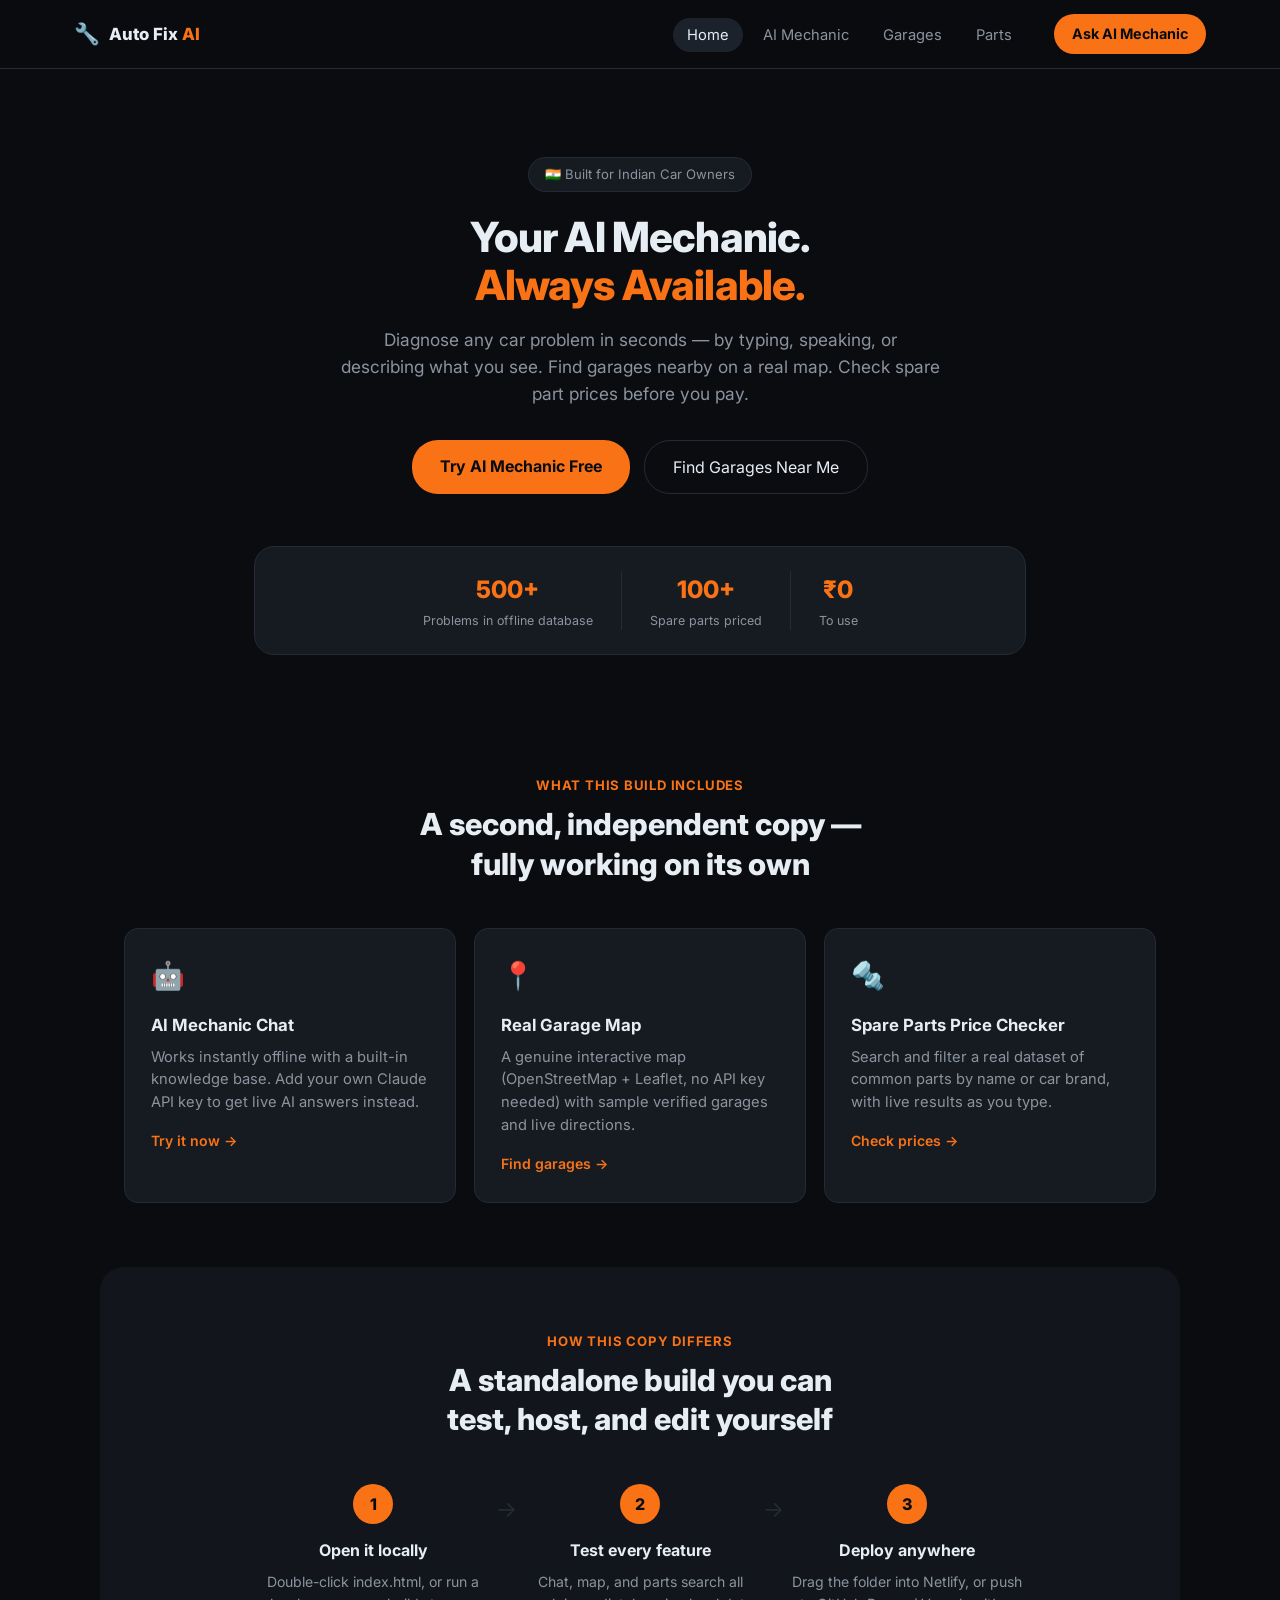
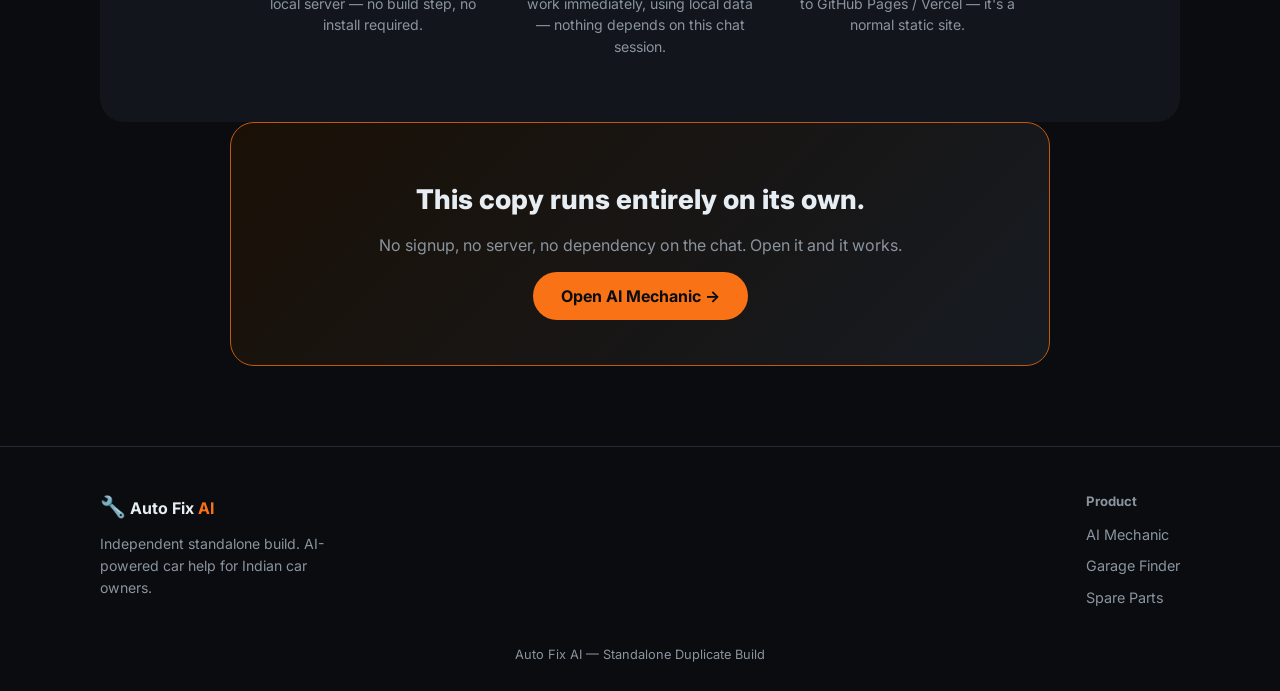
<file: index.html>
<!DOCTYPE html>
<html lang="en">
<head>
<meta charset="UTF-8">
<meta name="viewport" content="width=device-width, initial-scale=1.0">
<title>Auto Fix AI — AI Car Mechanic for India</title>
<link rel="stylesheet" href="style.css">
<link rel="preconnect" href="https://fonts.googleapis.com">
<link href="https://fonts.googleapis.com/css2?family=Inter:wght@400;500;600;700;800&display=swap" rel="stylesheet">
</head>
<body>

<nav class="navbar">
  <div class="nav-inner">
    <a href="index.html" class="logo">
      <span class="logo-icon">🔧</span>
      <span>Auto Fix <span class="logo-accent">AI</span></span>
    </a>
    <ul class="nav-links">
      <li><a href="index.html" class="nav-link active">Home</a></li>
      <li><a href="mechanic.html" class="nav-link">AI Mechanic</a></li>
      <li><a href="garages.html" class="nav-link">Garages</a></li>
      <li><a href="parts.html" class="nav-link">Parts</a></li>
    </ul>
    <a href="mechanic.html" class="btn-primary">Ask AI Mechanic</a>
    <button class="menu-btn" onclick="toggleMenu()">&#9776;</button>
  </div>
  <div class="mobile-menu" id="mobileMenu">
    <a href="index.html">Home</a>
    <a href="mechanic.html">AI Mechanic</a>
    <a href="garages.html">Garages</a>
    <a href="parts.html">Parts</a>
  </div>
</nav>

<section class="hero">
  <div class="hero-badge">🇮🇳 Built for Indian Car Owners</div>
  <h1 class="hero-title">Your AI Mechanic.<br><span class="accent">Always Available.</span></h1>
  <p class="hero-sub">Diagnose any car problem in seconds — by typing, speaking, or describing what you see. Find garages nearby on a real map. Check spare part prices before you pay.</p>
  <div class="hero-btns">
    <a href="mechanic.html" class="btn-primary btn-lg">Try AI Mechanic Free</a>
    <a href="garages.html" class="btn-outline btn-lg">Find Garages Near Me</a>
  </div>
  <div class="hero-stats">
    <div class="stat"><span class="stat-num">500+</span><span class="stat-lbl">Problems in offline database</span></div>
    <div class="stat-divider"></div>
    <div class="stat"><span class="stat-num">100+</span><span class="stat-lbl">Spare parts priced</span></div>
    <div class="stat-divider"></div>
    <div class="stat"><span class="stat-num">₹0</span><span class="stat-lbl">To use</span></div>
  </div>
</section>

<section class="section" id="features">
  <div class="section-label">What this build includes</div>
  <h2 class="section-title">A second, independent copy —<br>fully working on its own</h2>
  <div class="features-grid">
    <div class="feature-card">
      <div class="feature-icon">🤖</div>
      <h3>AI Mechanic Chat</h3>
      <p>Works instantly offline with a built-in knowledge base. Add your own Claude API key to get live AI answers instead.</p>
      <a href="mechanic.html" class="feature-link">Try it now →</a>
    </div>
    <div class="feature-card">
      <div class="feature-icon">📍</div>
      <h3>Real Garage Map</h3>
      <p>A genuine interactive map (OpenStreetMap + Leaflet, no API key needed) with sample verified garages and live directions.</p>
      <a href="garages.html" class="feature-link">Find garages →</a>
    </div>
    <div class="feature-card">
      <div class="feature-icon">🔩</div>
      <h3>Spare Parts Price Checker</h3>
      <p>Search and filter a real dataset of common parts by name or car brand, with live results as you type.</p>
      <a href="parts.html" class="feature-link">Check prices →</a>
    </div>
  </div>
</section>

<section class="section how-section">
  <div class="section-label">How this copy differs</div>
  <h2 class="section-title">A standalone build you can<br>test, host, and edit yourself</h2>
  <div class="steps-row">
    <div class="how-step">
      <div class="how-num">1</div>
      <h3>Open it locally</h3>
      <p>Double-click index.html, or run a local server — no build step, no install required.</p>
    </div>
    <div class="how-arrow">→</div>
    <div class="how-step">
      <div class="how-num">2</div>
      <h3>Test every feature</h3>
      <p>Chat, map, and parts search all work immediately, using local data — nothing depends on this chat session.</p>
    </div>
    <div class="how-arrow">→</div>
    <div class="how-step">
      <div class="how-num">3</div>
      <h3>Deploy anywhere</h3>
      <p>Drag the folder into Netlify, or push to GitHub Pages / Vercel — it's a normal static site.</p>
    </div>
  </div>
</section>

<section class="cta-section">
  <h2>This copy runs entirely on its own.</h2>
  <p>No signup, no server, no dependency on the chat. Open it and it works.</p>
  <a href="mechanic.html" class="btn-primary btn-lg">Open AI Mechanic →</a>
</section>

<footer class="footer">
  <div class="footer-inner">
    <div class="footer-brand">
      <span class="logo-icon">🔧</span> <strong>Auto Fix <span class="logo-accent">AI</span></strong>
      <p>Independent standalone build. AI-powered car help for Indian car owners.</p>
    </div>
    <div class="footer-links">
      <div class="footer-col">
        <strong>Product</strong>
        <a href="mechanic.html">AI Mechanic</a>
        <a href="garages.html">Garage Finder</a>
        <a href="parts.html">Spare Parts</a>
      </div>
    </div>
  </div>
  <div class="footer-bottom">Auto Fix AI — Standalone Duplicate Build</div>
</footer>

<script src="main.js"></script>
</body>
</html>
</file>
<file: style.css>
:root{
  --bg:#0A0C10;
  --surface:#12151C;
  --card:#161B22;
  --card-2:#1C222C;
  --border:#242B36;
  --orange:#F97316;
  --orange-dim:#C2590E;
  --cyan:#38E1E8;
  --text:#E6EDF3;
  --text-dim:#8B949E;
  --green:#22C55E;
  --red:#F87171;
  --radius:14px;
  font-size:16px;
}
*{box-sizing:border-box;margin:0;padding:0}
html,body{height:100%}
body{
  background:var(--bg);
  color:var(--text);
  font-family:'Inter',-apple-system,BlinkMacSystemFont,'Segoe UI',sans-serif;
  -webkit-font-smoothing:antialiased;
  line-height:1.55;
}
a{color:inherit;text-decoration:none}
img{max-width:100%;display:block}
button{font-family:inherit;cursor:pointer}
::selection{background:var(--orange);color:#fff}

/* ---------- NAVBAR ---------- */
.navbar{
  position:sticky;top:0;z-index:100;
  background:rgba(10,12,16,.85);
  backdrop-filter:blur(10px);
  border-bottom:1px solid var(--border);
}
.nav-inner{
  max-width:1180px;margin:0 auto;padding:14px 24px;
  display:flex;align-items:center;gap:28px;
}
.logo{display:flex;align-items:center;gap:9px;font-weight:800;font-size:1.05rem;margin-right:auto}
.logo-icon{font-size:1.3rem}
.logo-accent{color:var(--orange)}
.nav-links{display:flex;list-style:none;gap:6px}
.nav-link{
  padding:8px 14px;border-radius:20px;font-size:.92rem;color:var(--text-dim);
  transition:.15s;
}
.nav-link:hover{color:var(--text);background:var(--card)}
.nav-link.active{color:var(--text);background:var(--card-2)}
.btn-primary{
  background:var(--orange);color:#0A0C10;font-weight:700;
  padding:9px 18px;border-radius:20px;font-size:.9rem;border:none;
  transition:.15s;
}
.btn-primary:hover{background:#ff8a2e;transform:translateY(-1px)}
.btn-outline{
  border:1px solid var(--border);color:var(--text);
  padding:9px 18px;border-radius:20px;font-size:.9rem;
  transition:.15s;
}
.btn-outline:hover{border-color:var(--orange);color:var(--orange)}
.btn-lg{padding:14px 28px;font-size:1rem;border-radius:26px}
.menu-btn{display:none;background:none;border:none;color:var(--text);font-size:1.4rem}
.mobile-menu{display:none;flex-direction:column;padding:8px 24px 16px;gap:4px}
.mobile-menu a{padding:10px 6px;border-bottom:1px solid var(--border);color:var(--text-dim)}

@media (max-width:760px){
  .nav-links,.nav-inner>.btn-primary{display:none}
  .menu-btn{display:block}
  .mobile-menu.open{display:flex}
}

/* ---------- HERO ---------- */
.hero{
  max-width:820px;margin:0 auto;padding:88px 24px 56px;text-align:center;
}
.hero-badge{
  display:inline-block;background:var(--card);border:1px solid var(--border);
  padding:6px 16px;border-radius:20px;font-size:.82rem;color:var(--text-dim);margin-bottom:22px;
}
.hero-title{font-size:2.6rem;font-weight:800;line-height:1.15;letter-spacing:-.02em;margin-bottom:18px}
.accent{color:var(--orange)}
.hero-sub{color:var(--text-dim);font-size:1.08rem;max-width:600px;margin:0 auto 32px}
.hero-btns{display:flex;gap:14px;justify-content:center;flex-wrap:wrap;margin-bottom:52px}
.hero-stats{
  display:flex;justify-content:center;gap:0;flex-wrap:wrap;
  background:var(--card);border:1px solid var(--border);border-radius:20px;padding:24px 10px;
}
.stat{padding:0 28px;text-align:center}
.stat-num{display:block;font-size:1.5rem;font-weight:800;color:var(--orange)}
.stat-lbl{display:block;font-size:.78rem;color:var(--text-dim);margin-top:2px}
.stat-divider{width:1px;background:var(--border)}

/* ---------- SECTIONS ---------- */
.section{max-width:1080px;margin:0 auto;padding:64px 24px}
.section-label{
  text-align:center;color:var(--orange);font-size:.82rem;font-weight:700;
  letter-spacing:.06em;text-transform:uppercase;margin-bottom:10px;
}
.section-title{text-align:center;font-size:1.9rem;font-weight:800;line-height:1.3;margin-bottom:44px}

.features-grid{display:grid;grid-template-columns:repeat(3,1fr);gap:18px}
.feature-card{
  background:var(--card);border:1px solid var(--border);border-radius:var(--radius);
  padding:26px;transition:.2s;
}
.feature-card:hover{border-color:var(--orange-dim);transform:translateY(-3px)}
.feature-icon{font-size:1.7rem;margin-bottom:14px}
.feature-card h3{font-size:1.05rem;margin-bottom:8px}
.feature-card p{color:var(--text-dim);font-size:.92rem;margin-bottom:14px}
.feature-link{color:var(--orange);font-size:.88rem;font-weight:600}

.how-section{background:var(--surface);border-radius:24px;max-width:1080px}
.steps-row{display:flex;align-items:flex-start;justify-content:center;gap:8px;flex-wrap:wrap}
.how-step{flex:1;min-width:190px;max-width:230px;text-align:center}
.how-num{
  width:40px;height:40px;border-radius:50%;background:var(--orange);color:#0A0C10;
  font-weight:800;display:flex;align-items:center;justify-content:center;margin:0 auto 14px;
}
.how-step h3{font-size:1rem;margin-bottom:8px}
.how-step p{color:var(--text-dim);font-size:.88rem}
.how-arrow{color:var(--border);font-size:1.4rem;padding-top:8px}

.brands-grid{display:flex;flex-wrap:wrap;gap:10px;justify-content:center}
.brand-pill{
  background:var(--card);border:1px solid var(--border);border-radius:20px;
  padding:9px 16px;font-size:.88rem;color:var(--text-dim);
}

.cta-section{
  max-width:820px;margin:0 auto 80px;padding:56px 24px;text-align:center;
  background:linear-gradient(135deg,#1a1006,var(--card));border:1px solid var(--orange-dim);
  border-radius:24px;
}
.cta-section h2{font-size:1.7rem;margin-bottom:12px;font-weight:800}
.cta-section p{color:var(--text-dim);margin-bottom:26px}

.footer{border-top:1px solid var(--border);padding:44px 24px 26px}
.footer-inner{max-width:1080px;margin:0 auto;display:flex;justify-content:space-between;gap:40px;flex-wrap:wrap}
.footer-brand p{color:var(--text-dim);font-size:.88rem;margin-top:10px;max-width:260px}
.footer-links{display:flex;gap:56px}
.footer-col{display:flex;flex-direction:column;gap:9px}
.footer-col strong{font-size:.82rem;color:var(--text-dim);margin-bottom:4px}
.footer-col a{font-size:.9rem;color:var(--text-dim)}
.footer-col a:hover{color:var(--orange)}
.footer-bottom{text-align:center;color:var(--text-dim);font-size:.8rem;margin-top:36px}

@media (max-width:760px){
  .features-grid{grid-template-columns:1fr}
  .hero-title{font-size:2rem}
  .stat{padding:8px 18px}
}

/* ================================================================
   MECHANIC PAGE
================================================================ */
.mechanic-page{
  max-width:1180px;margin:0 auto;padding:28px 24px 60px;
  display:grid;grid-template-columns:300px 1fr;gap:20px;
  height:calc(100vh - 66px);
}
.car-panel{
  background:var(--card);border:1px solid var(--border);border-radius:var(--radius);
  padding:20px;overflow-y:auto;
}
.panel-title{font-size:1rem;margin-bottom:16px;color:var(--orange)}
.form-group{margin-bottom:14px}
.form-group label{display:block;font-size:.8rem;color:var(--text-dim);margin-bottom:6px}
.form-group select,.form-group input{
  width:100%;background:var(--surface);border:1px solid var(--border);color:var(--text);
  padding:10px 12px;border-radius:8px;font-size:.9rem;
}
.form-group select:focus,.form-group input:focus{outline:none;border-color:var(--orange)}
.api-section{
  margin:18px 0;padding:14px;background:var(--surface);border-radius:10px;border:1px dashed var(--border);
}
.api-section label{font-size:.8rem;color:var(--text-dim);display:block;margin-bottom:6px}
.optional{color:var(--text-dim);font-weight:400;font-size:.75rem}
.api-hint{font-size:.72rem;color:var(--text-dim);margin-top:6px;line-height:1.4}
.quick-issues{margin-top:18px}
.quick-label{font-size:.8rem;color:var(--text-dim);margin-bottom:10px}
.quick-btn{
  display:block;width:100%;text-align:left;background:var(--surface);
  border:1px solid var(--border);color:var(--text);padding:9px 12px;border-radius:8px;
  font-size:.84rem;margin-bottom:7px;transition:.15s;
}
.quick-btn:hover{border-color:var(--orange);color:var(--orange)}

.chat-panel{
  background:var(--card);border:1px solid var(--border);border-radius:var(--radius);
  display:flex;flex-direction:column;overflow:hidden;
}
.chat-header{
  display:flex;align-items:center;gap:12px;padding:16px 20px;border-bottom:1px solid var(--border);
}
.ai-avatar{
  width:38px;height:38px;border-radius:10px;background:var(--surface);
  display:flex;align-items:center;justify-content:center;font-size:1.2rem;
}
.ai-name{font-weight:700;font-size:.95rem}
.ai-status{font-size:.78rem;color:var(--text-dim);display:flex;align-items:center;gap:6px}
.status-dot{width:7px;height:7px;border-radius:50%;background:var(--green)}
.chat-messages{flex:1;overflow-y:auto;padding:20px}
.msg{display:flex;margin-bottom:16px}
.ai-msg{justify-content:flex-start}
.user-msg{justify-content:flex-end}
.msg-bubble{
  max-width:76%;padding:13px 16px;border-radius:14px;font-size:.92rem;line-height:1.6;
}
.ai-msg .msg-bubble{background:var(--surface);border:1px solid var(--border);color:#cdd6e0}
.user-msg .msg-bubble{background:var(--orange);color:#0A0C10;font-weight:500}
.msg-time{font-size:.7rem;color:var(--text-dim);margin-top:4px;text-align:right}
.chat-input-area{border-top:1px solid var(--border);padding:14px 18px}
.input-row{display:flex;gap:10px}
.chat-input{
  flex:1;background:var(--surface);border:1px solid var(--border);color:var(--text);
  padding:12px 16px;border-radius:24px;font-size:.92rem;
}
.chat-input:focus{outline:none;border-color:var(--orange)}
.send-btn{
  width:46px;height:46px;border-radius:50%;background:var(--orange);border:none;
  color:#0A0C10;font-size:1.1rem;display:flex;align-items:center;justify-content:center;flex-shrink:0;
  transition:.15s;
}
.send-btn:hover{background:#ff8a2e}
.send-btn:disabled{opacity:.5;cursor:not-allowed}
.input-hint{font-size:.72rem;color:var(--text-dim);margin-top:8px;text-align:center}
.typing-dots span{
  display:inline-block;width:6px;height:6px;background:var(--text-dim);border-radius:50%;
  margin-right:3px;animation:blink 1.2s infinite ease-in-out;
}
.typing-dots span:nth-child(2){animation-delay:.2s}
.typing-dots span:nth-child(3){animation-delay:.4s}
@keyframes blink{0%,80%,100%{opacity:.25}40%{opacity:1}}

@media (max-width:820px){
  .mechanic-page{grid-template-columns:1fr;height:auto}
  .car-panel{order:2}
  .chat-panel{order:1;height:70vh}
}

/* ================================================================
   GARAGES PAGE
================================================================ */
.garage-page{max-width:1180px;margin:0 auto;padding:28px 24px 60px}
.page-head{margin-bottom:20px}
.page-head h1{font-size:1.6rem;margin-bottom:6px}
.page-head p{color:var(--text-dim);font-size:.94rem}
.garage-layout{display:grid;grid-template-columns:1.1fr .9fr;gap:20px}
#map{
  height:520px;border-radius:var(--radius);border:1px solid var(--border);
  background:var(--surface);
}
.locate-btn{
  margin-top:12px;width:100%;background:var(--card);border:1px solid var(--border);
  color:var(--text);padding:11px;border-radius:10px;font-size:.9rem;
}
.locate-btn:hover{border-color:var(--orange);color:var(--orange)}
.garage-list{display:flex;flex-direction:column;gap:12px;max-height:520px;overflow-y:auto;padding-right:4px}
.garage-card{
  background:var(--card);border:1px solid var(--border);border-radius:12px;padding:16px;
  transition:.15s;cursor:pointer;
}
.garage-card:hover{border-color:var(--orange-dim)}
.garage-card.active{border-color:var(--orange)}
.garage-top{display:flex;justify-content:space-between;align-items:flex-start;margin-bottom:6px}
.garage-name{font-weight:700;font-size:.98rem}
.garage-badge{font-size:.72rem;padding:3px 9px;border-radius:12px;font-weight:600}
.badge-open{background:rgba(34,197,94,.15);color:var(--green)}
.badge-closed{background:rgba(248,113,113,.15);color:var(--red)}
.garage-meta{display:flex;gap:14px;font-size:.82rem;color:var(--text-dim);margin-bottom:10px}
.stars{color:var(--orange)}
.garage-actions{display:flex;gap:8px}
.garage-actions a,.garage-actions button{
  flex:1;text-align:center;padding:8px;border-radius:8px;font-size:.82rem;font-weight:600;
  border:1px solid var(--border);background:var(--surface);color:var(--text);
}
.garage-actions a:hover,.garage-actions button:hover{border-color:var(--orange);color:var(--orange)}
@media (max-width:820px){
  .garage-layout{grid-template-columns:1fr}
  #map{height:340px}
}

/* ================================================================
   PARTS PAGE
================================================================ */
.parts-page{max-width:1080px;margin:0 auto;padding:28px 24px 60px}
.parts-search{
  display:flex;gap:10px;margin-bottom:24px;
}
.parts-search input,.parts-search select{
  background:var(--card);border:1px solid var(--border);color:var(--text);
  padding:12px 16px;border-radius:10px;font-size:.92rem;
}
.parts-search input{flex:1}
.parts-grid{display:grid;grid-template-columns:repeat(auto-fill,minmax(230px,1fr));gap:14px}
.part-card{
  background:var(--card);border:1px solid var(--border);border-radius:12px;padding:16px;
}
.part-top{display:flex;justify-content:space-between;align-items:flex-start;margin-bottom:8px}
.part-name{font-weight:700;font-size:.94rem}
.part-icon{font-size:1.3rem}
.part-price{color:var(--orange);font-weight:800;font-size:1.15rem;margin-bottom:6px}
.part-shop{font-size:.82rem;color:var(--text-dim);margin-bottom:8px}
.stock-badge{font-size:.72rem;padding:3px 9px;border-radius:12px;font-weight:600;display:inline-block}
.stock-in{background:rgba(34,197,94,.15);color:var(--green)}
.stock-low{background:rgba(249,115,22,.15);color:var(--orange)}
.no-results{text-align:center;color:var(--text-dim);padding:60px 0;grid-column:1/-1}
</file>
